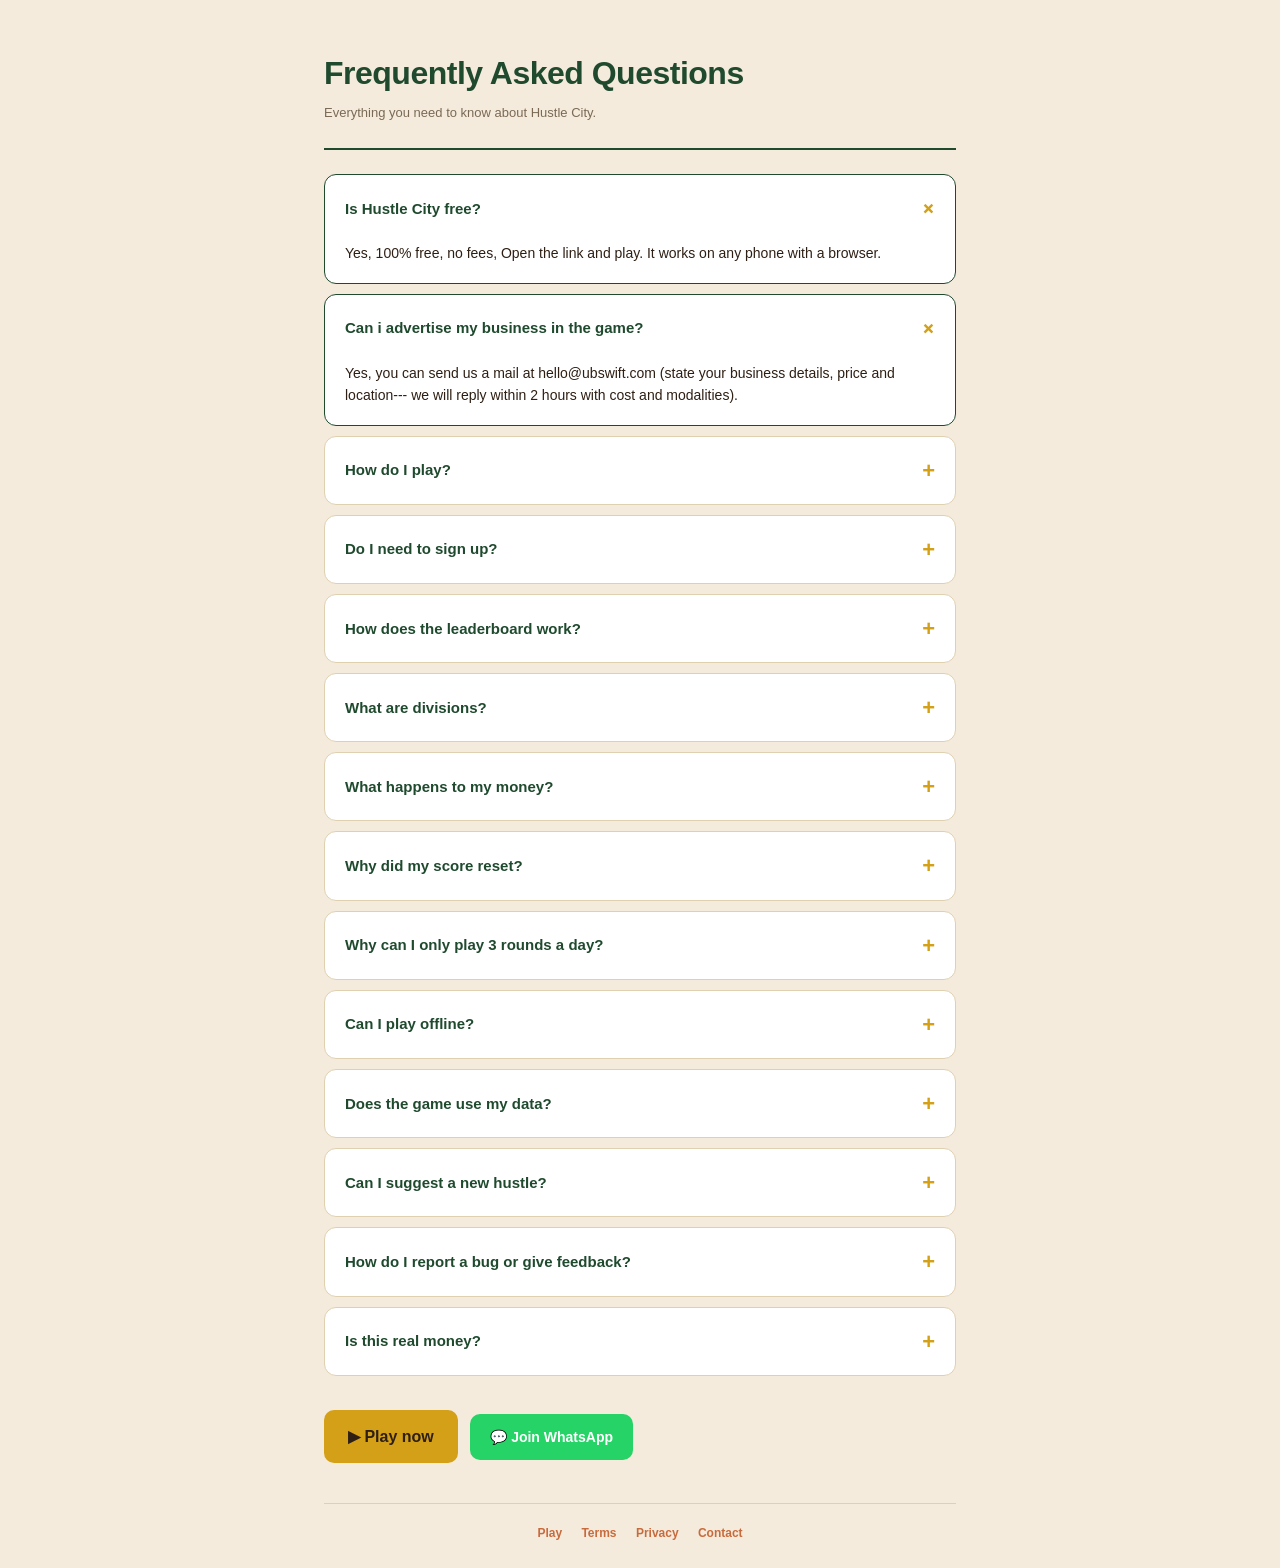
<file: faq.html>
<!DOCTYPE html>
<html lang="en">
<head>
<meta charset="UTF-8">
<meta name="viewport" content="width=device-width,initial-scale=1">
<meta name="theme-color" content="#F5EBDC">
<title>FAQ — Hustle City</title>
<style>
:root{--bg:#F5EBDC;--surface:#E8D9BE;--text:#2E1F14;--muted:#7A6A55;--primary:#1F4A2E;--gold:#D4A017;--terra:#C86B3C;--border:#DFD0B0}
*{box-sizing:border-box;margin:0;padding:0}
body{font-family:-apple-system,BlinkMacSystemFont,'Segoe UI',Roboto,sans-serif;background:var(--bg);color:var(--text);line-height:1.6;min-height:100vh}
.wrap{max-width:680px;margin:0 auto;padding:24px}
header{padding:24px 0;border-bottom:2px solid var(--primary);margin-bottom:24px}
h1{color:var(--primary);font-size:32px;letter-spacing:-0.5px}
.sub{color:var(--muted);font-size:13px;margin-top:4px}
details{background:#fff;border:1px solid var(--border);border-radius:12px;padding:0;margin-bottom:10px;overflow:hidden}
details[open]{border-color:var(--primary)}
summary{padding:16px 20px;font-weight:800;font-size:15px;color:var(--primary);cursor:pointer;list-style:none;display:flex;justify-content:space-between;align-items:center;gap:12px}
summary::-webkit-details-marker{display:none}
summary::after{content:'+';font-size:22px;color:var(--gold);font-weight:900;transition:transform 0.2s}
details[open] summary::after{transform:rotate(45deg)}
.answer{padding:0 20px 18px;font-size:14px;color:var(--text)}
.answer strong{color:var(--primary)}
a{color:var(--terra);font-weight:700;text-decoration:none}
a:hover{text-decoration:underline}
.cta{display:inline-block;background:var(--gold);color:#2E1F14;padding:14px 24px;border-radius:10px;font-weight:900;font-size:16px;margin-top:24px;text-decoration:none}
.cta:hover{text-decoration:none;opacity:0.9}
.wa{display:inline-block;background:#25D366;color:#fff;padding:12px 20px;border-radius:10px;font-weight:800;font-size:14px;margin-left:8px;text-decoration:none}
.wa:hover{opacity:0.9;text-decoration:none}
footer{margin-top:40px;padding-top:20px;border-top:1px solid var(--border);font-size:12px;color:var(--muted);text-align:center}
footer a{margin:0 8px;color:var(--terra)}
</style>
<script data-goatcounter="https://hustlecity.goatcounter.com/count"
        async src="//gc.zgo.at/count.js"></script>
</head>
<body>
<div class="wrap">
  <header>
    <h1>Frequently Asked Questions</h1>
    <p class="sub">Everything you need to know about Hustle City.</p>
  </header>

  <details open>
    <summary>Is Hustle City free?</summary>
    <div class="answer">Yes, 100% free, no fees, Open the link and play. It works on any phone with a browser.</div>
  </details>
  
  <details open>
    <summary>Can i advertise my business in the game?</summary>
    <div class="answer">Yes, you can send us a mail at hello@ubswift.com  (state your business details, price and location--- we will reply within 2 hours with cost and modalities).</div>
  </details>


  <details>
    <summary>How do I play?</summary>
    <div class="answer">Pick a hustle( Market trader or Wig vendor) — <strong>tomatoes, pepper, or wrappers/ wig types</strong>. Customers walk in. <strong>Tap to sell what each customer needs, watch out for special customers!!</strong>, then <strong>tap the correct item on your shelf</strong> to make the sale. Serve 3 in a row to raise your combo multiplier (up to x5). The round lasts 60 seconds.</div>
  </details>

  <details>
    <summary>Do I need to sign up?</summary>
    <div class="answer">Yes but you can play 3 free rounds every day as a guest. Your wallet and scores are saved on your device. You will be prompted to create account/sign in to access your dashboard to restock and check your setup bills </div>
  </details>

  <details>
    <summary>How does the leaderboard work?</summary>
    <div class="answer">There are 3 boards: <strong>Today</strong> (resets daily at 00:00 WAT), <strong>My Division</strong> (lifetime, grouped by earning tier), and <strong>Hall of Fame</strong> (all-time net worth). A new player can win Today on day one — everyone starts at zero every morning.</div>
  </details>

  <details>
    <summary>What are divisions?</summary>
    <div class="answer">Divisions group players by lifetime earnings: <strong>Street Trader → Stall Owner → Market King → Mogul → Tycoon</strong>. You only move up in this version. Divisions keep competition fair — a beginner never has to beat a veteran on the same board.</div>
  </details>

  <details>
    <summary>What happens to my money?</summary>
    <div class="answer">Your wallet <strong>persists forever</strong>. Spend it in the Upgrade Shop on Bigger Shelf (+1 product slot) and Loudspeaker (+1.5s customer patience). Your <strong>daily score resets every morning</strong> — that's what the leaderboard uses.</div>
  </details>

  <details>
    <summary>Why did my score reset?</summary>
    <div class="answer">Your <strong>daily score</strong> resets at 00:00 WAT every day. That's by design — it keeps the Today leaderboard competitive. Your <strong>wallet</strong> and <strong>lifetime earnings</strong> never reset.</div>
  </details>

  <details>
    <summary>Why can I only play 3 rounds a day?</summary>
    <div class="answer">To keep the daily leaderboard fair for everyone. Rounds refill at midnight WAT. If you want more, you'll be able to earn <strong>Boost Tokens</strong> by inviting friends — a token starts your next round at x2 multiplier.</div>
  </details>

  <details>
    <summary>Can I play offline?</summary>
    <div class="answer">Yes. Once you've opened the game once, it works offline. Scores earned offline get queued and uploaded when you reconnect. you will be prompted to install the offline PWA so you can play the game without data, leaderboard will update when you have a data connection</div>
  </details>

  <details>
    <summary>Does the game use my data?</summary>
    <div class="answer">We collect anonymous gameplay events (round started, round ended, votes) to improve the game. No personal data is collected for guest players. See our <a href="privacy.html">Privacy Policy</a> for details.</div>
  </details>

  <details>
    <summary>Can I suggest a new hustle?</summary>
    <div class="answer">Yes! On the home screen, tap <strong>VOTE</strong> on any locked hustle ( Tailor, Buka, POS), or type your idea in the box below them. We read every single one.</div>
  </details>

  <details>
    <summary>How do I report a bug or give feedback?</summary>
    <div class="answer">After a round, tap <strong>"Give feedback"</strong> on the result screen. Or email <a href="mailto:hello@ubswift.com">hello@ubswift.com</a>. We're listening.</div>
  </details>

  <details>
    <summary>Is this real money?</summary>
    <div class="answer">No. All earnings in Hustle City are <strong>virtual Naira</strong> — they have no cash value and can't be withdrawn.(we will open up that option in future updates) The game is free and there  will be in game contest for prizes in future updates!</div>
  </details>

  <a href="index.html" class="cta">▶ Play now</a>
  <a href="https://whatsapp.com/channel/0029Vb7x63CkwqSav2zJ3g2L" target="_blank" rel="noopener" class="wa">💬 Join WhatsApp</a>

  <footer>
    <a href="index.html">Play</a>
    <a href="terms.html">Terms</a>
    <a href="privacy.html">Privacy</a>
    <a href="mailto:hello@ubswift.com">Contact</a>
  </footer>
</div>
</body>
</html>
</file>
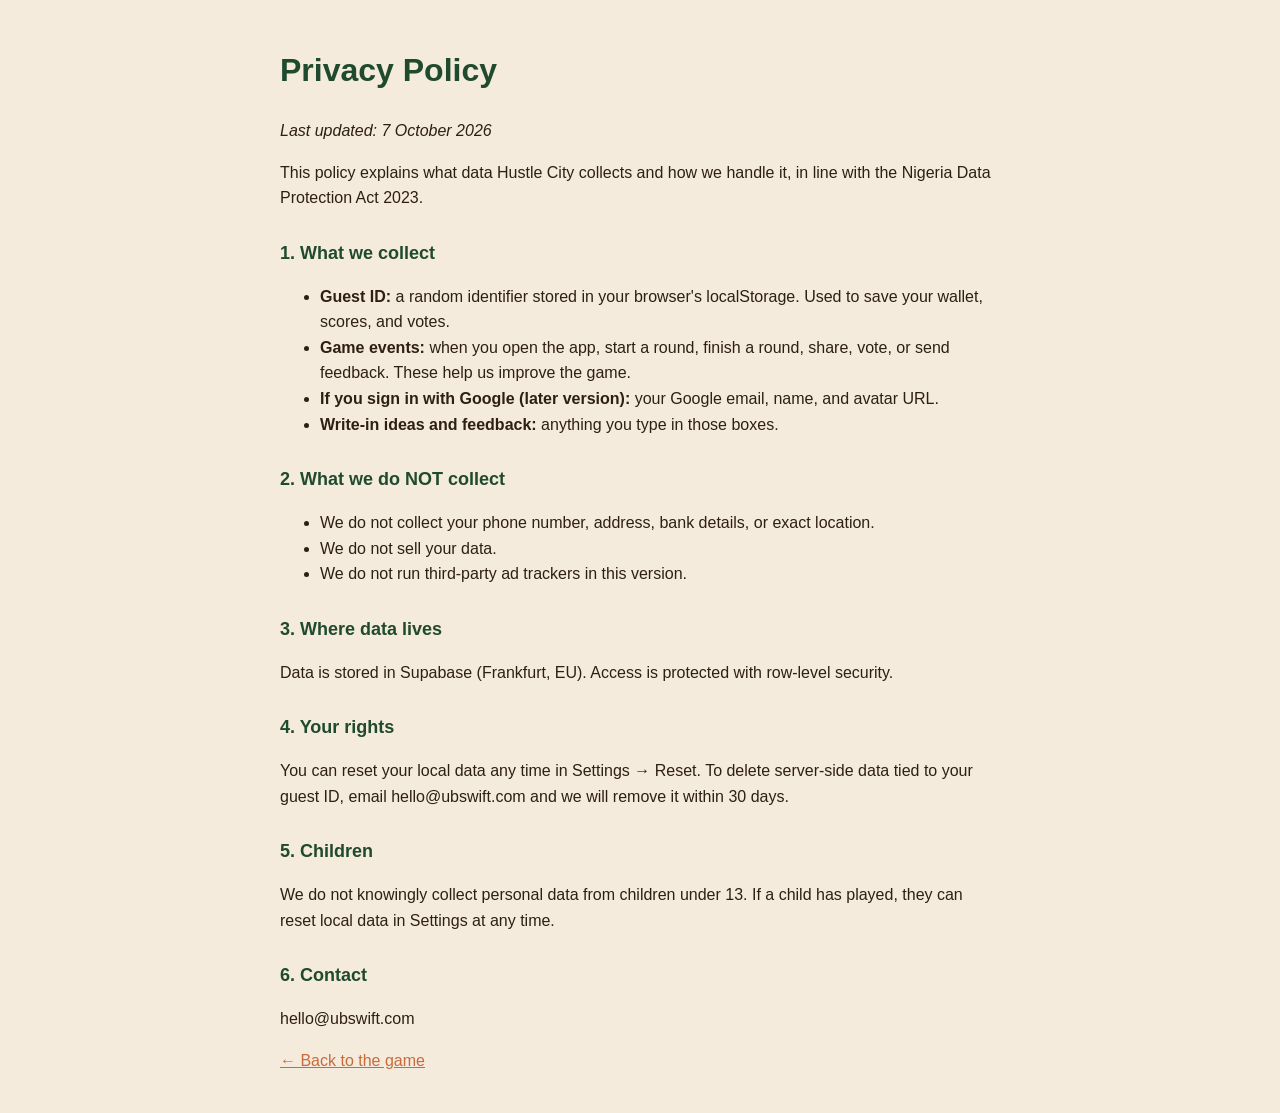
<file: privacy.html>
<!DOCTYPE html>
<html lang="en">
<head><meta charset="UTF-8"><meta name="viewport" content="width=device-width,initial-scale=1">
<title>Privacy — Hustle City</title>
<style>body{font-family:-apple-system,BlinkMacSystemFont,'Segoe UI',Roboto,sans-serif;max-width:720px;margin:0 auto;padding:24px;line-height:1.6;color:#2E1F14;background:#F5EBDC}h1{color:#1F4A2E}h2{color:#1F4A2E;margin-top:28px;font-size:18px}a{color:#C86B3C}</style>
</head>
<body>
<h1>Privacy Policy</h1>
<p><em>Last updated: 7 October 2026</em></p>
<p>This policy explains what data Hustle City collects and how we handle it, in line with the Nigeria Data Protection Act 2023.</p>
<h2>1. What we collect</h2>
<ul>
<li><strong>Guest ID:</strong> a random identifier stored in your browser's localStorage. Used to save your wallet, scores, and votes.</li>
<li><strong>Game events:</strong> when you open the app, start a round, finish a round, share, vote, or send feedback. These help us improve the game.</li>
<li><strong>If you sign in with Google (later version):</strong> your Google email, name, and avatar URL.</li>
<li><strong>Write-in ideas and feedback:</strong> anything you type in those boxes.</li>
</ul>
<h2>2. What we do NOT collect</h2>
<ul>
<li>We do not collect your phone number, address, bank details, or exact location.</li>
<li>We do not sell your data.</li>
<li>We do not run third-party ad trackers in this version.</li>
</ul>
<h2>3. Where data lives</h2>
<p>Data is stored in Supabase (Frankfurt, EU). Access is protected with row-level security.</p>
<h2>4. Your rights</h2>
<p>You can reset your local data any time in Settings → Reset. To delete server-side data tied to your guest ID, email hello@ubswift.com and we will remove it within 30 days.</p>
<h2>5. Children</h2>
<p>We do not knowingly collect personal data from children under 13. If a child has played, they can reset local data in Settings at any time.</p>
<h2>6. Contact</h2>
<p>hello@ubswift.com</p>
<p><a href="index.html">← Back to the game</a></p>
</body>
</html>
</file>
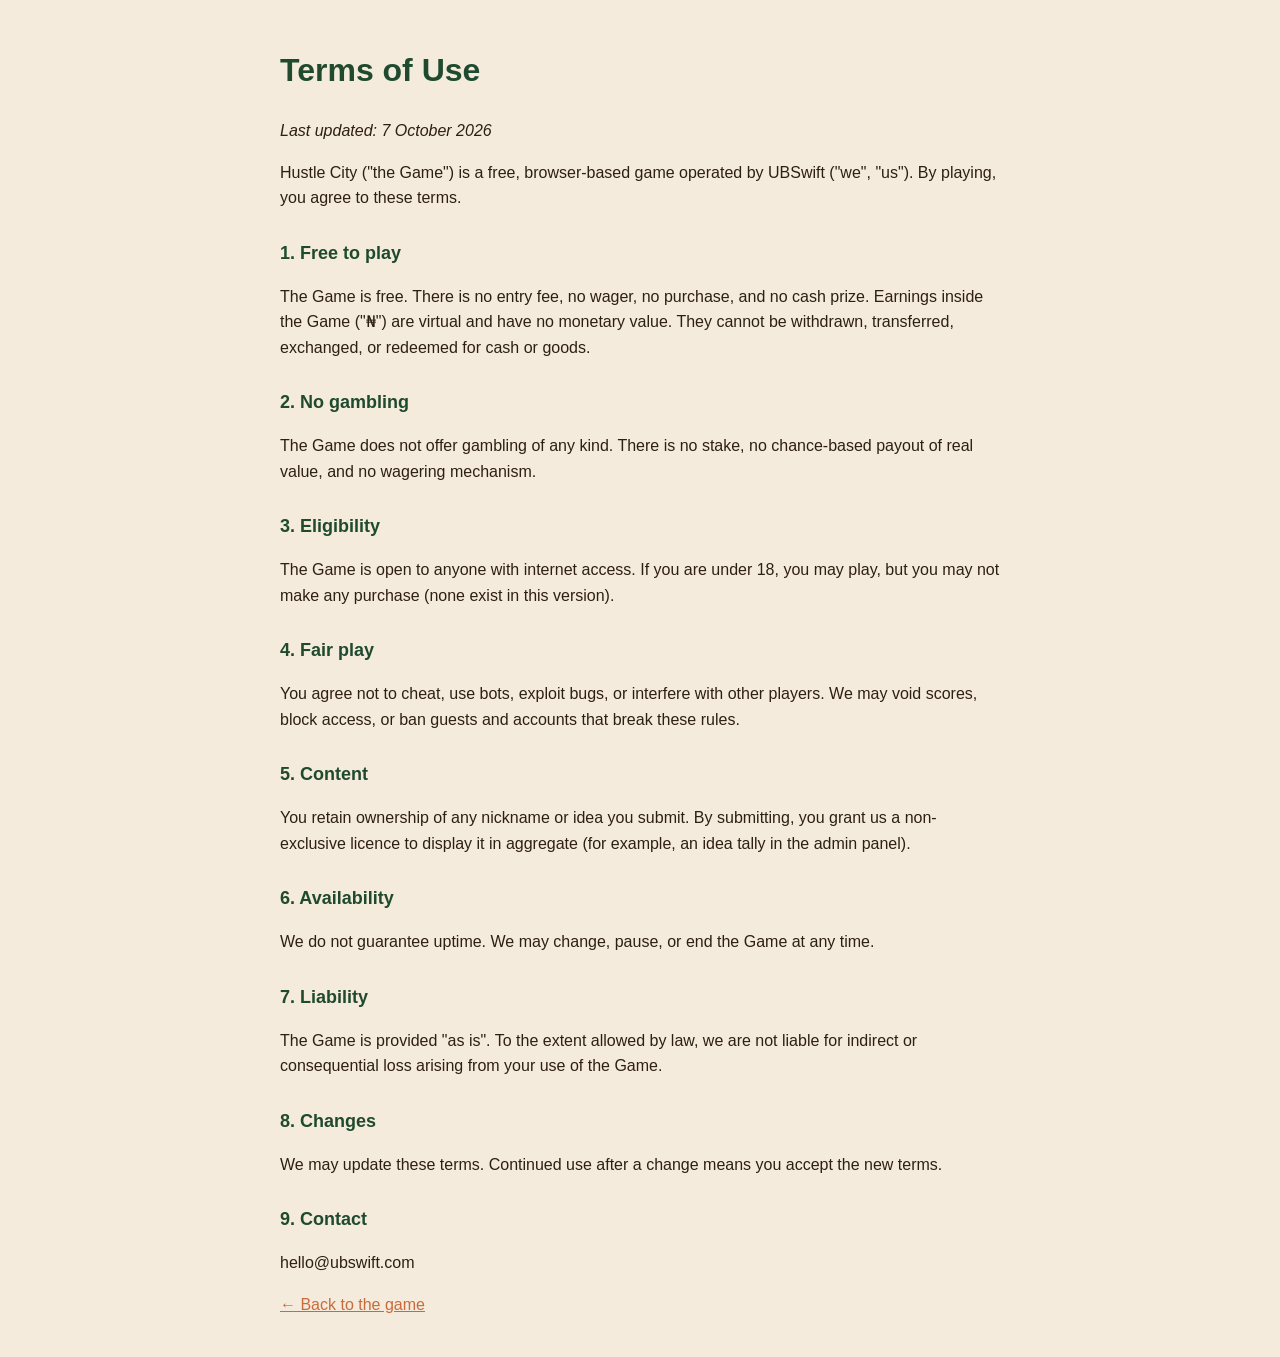
<file: terms.html>
<!DOCTYPE html>
<html lang="en">
<head><meta charset="UTF-8"><meta name="viewport" content="width=device-width,initial-scale=1">
<title>Terms — Hustle City</title>
<style>body{font-family:-apple-system,BlinkMacSystemFont,'Segoe UI',Roboto,sans-serif;max-width:720px;margin:0 auto;padding:24px;line-height:1.6;color:#2E1F14;background:#F5EBDC}h1{color:#1F4A2E}h2{color:#1F4A2E;margin-top:28px;font-size:18px}a{color:#C86B3C}</style>
</head>
<body>
<h1>Terms of Use</h1>
<p><em>Last updated: 7 October 2026</em></p>
<p>Hustle City ("the Game") is a free, browser-based game operated by UBSwift ("we", "us"). By playing, you agree to these terms.</p>
<h2>1. Free to play</h2>
<p>The Game is free. There is no entry fee, no wager, no purchase, and no cash prize. Earnings inside the Game ("₦") are virtual and have no monetary value. They cannot be withdrawn, transferred, exchanged, or redeemed for cash or goods.</p>
<h2>2. No gambling</h2>
<p>The Game does not offer gambling of any kind. There is no stake, no chance-based payout of real value, and no wagering mechanism.</p>
<h2>3. Eligibility</h2>
<p>The Game is open to anyone with internet access. If you are under 18, you may play, but you may not make any purchase (none exist in this version).</p>
<h2>4. Fair play</h2>
<p>You agree not to cheat, use bots, exploit bugs, or interfere with other players. We may void scores, block access, or ban guests and accounts that break these rules.</p>
<h2>5. Content</h2>
<p>You retain ownership of any nickname or idea you submit. By submitting, you grant us a non-exclusive licence to display it in aggregate (for example, an idea tally in the admin panel).</p>
<h2>6. Availability</h2>
<p>We do not guarantee uptime. We may change, pause, or end the Game at any time.</p>
<h2>7. Liability</h2>
<p>The Game is provided "as is". To the extent allowed by law, we are not liable for indirect or consequential loss arising from your use of the Game.</p>
<h2>8. Changes</h2>
<p>We may update these terms. Continued use after a change means you accept the new terms.</p>
<h2>9. Contact</h2>
<p>hello@ubswift.com</p>
<p><a href="index.html">← Back to the game</a></p>
</body>
</html>
</file>
